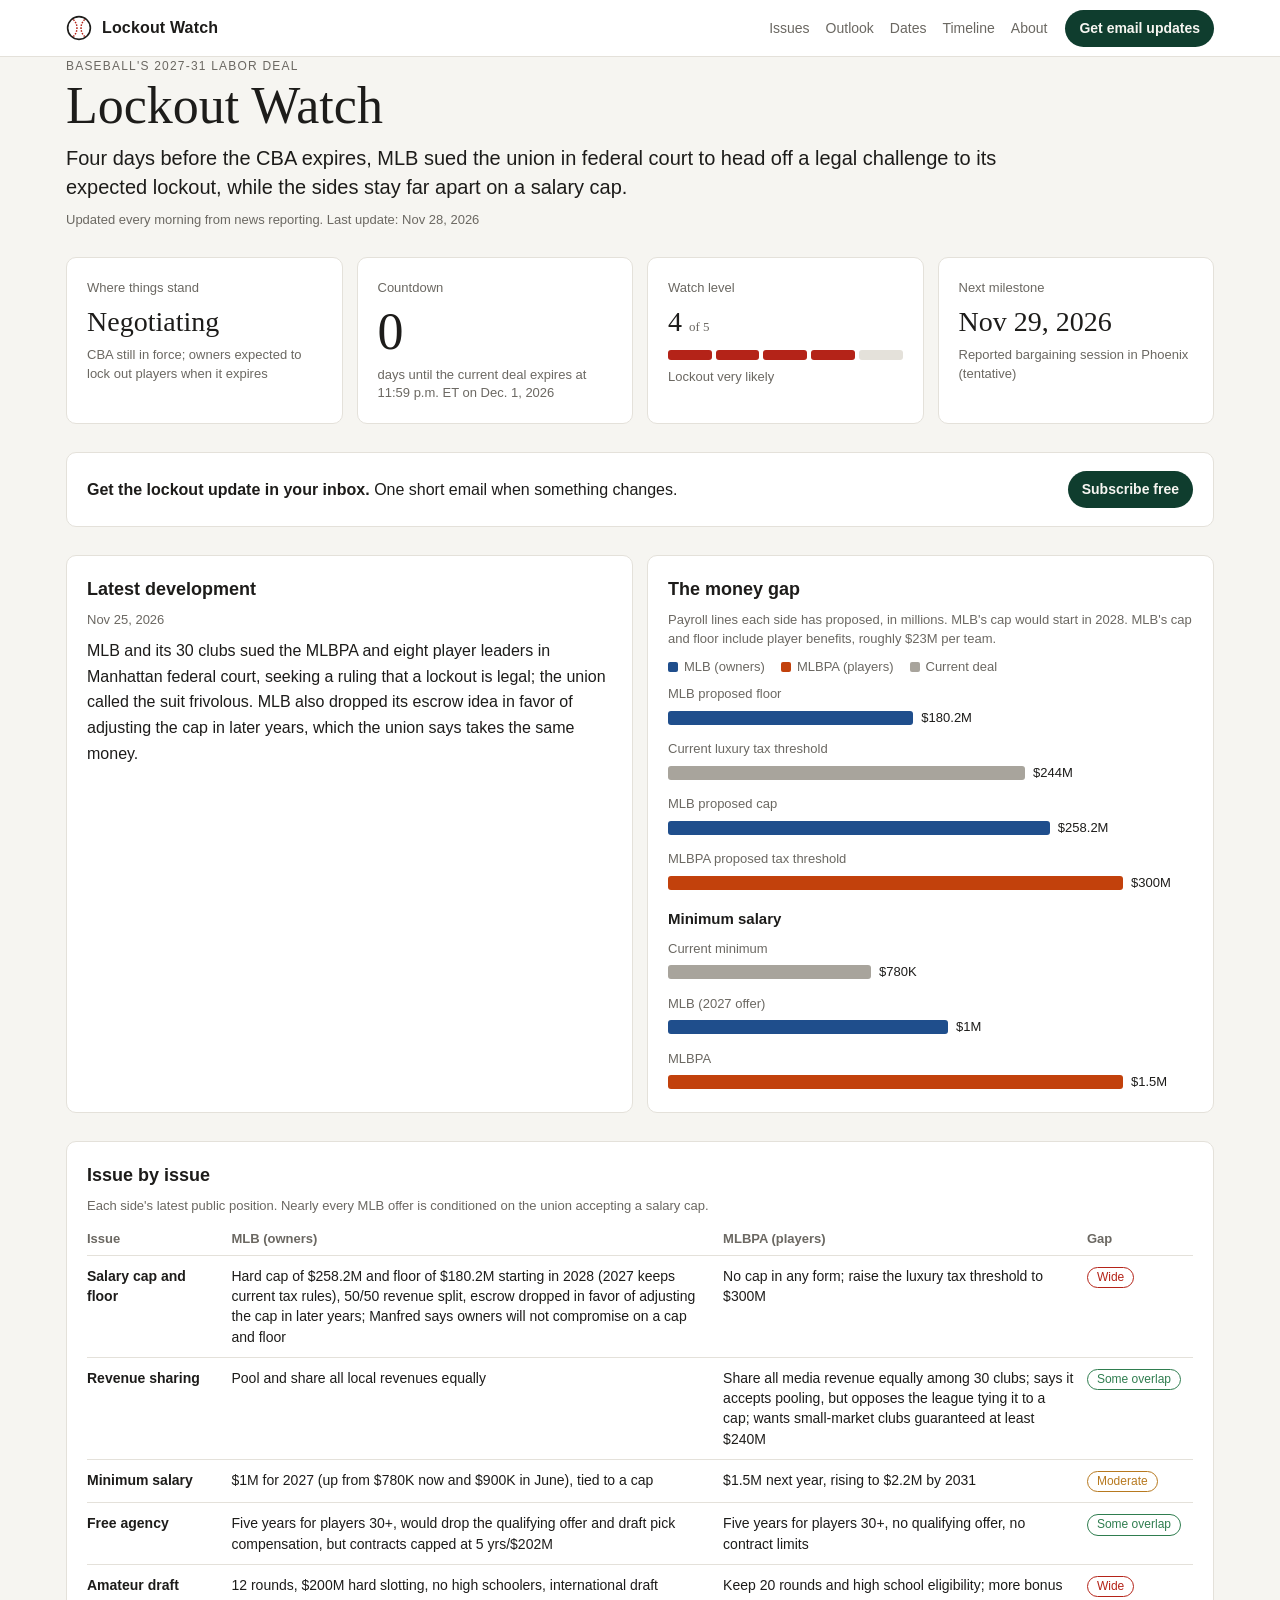
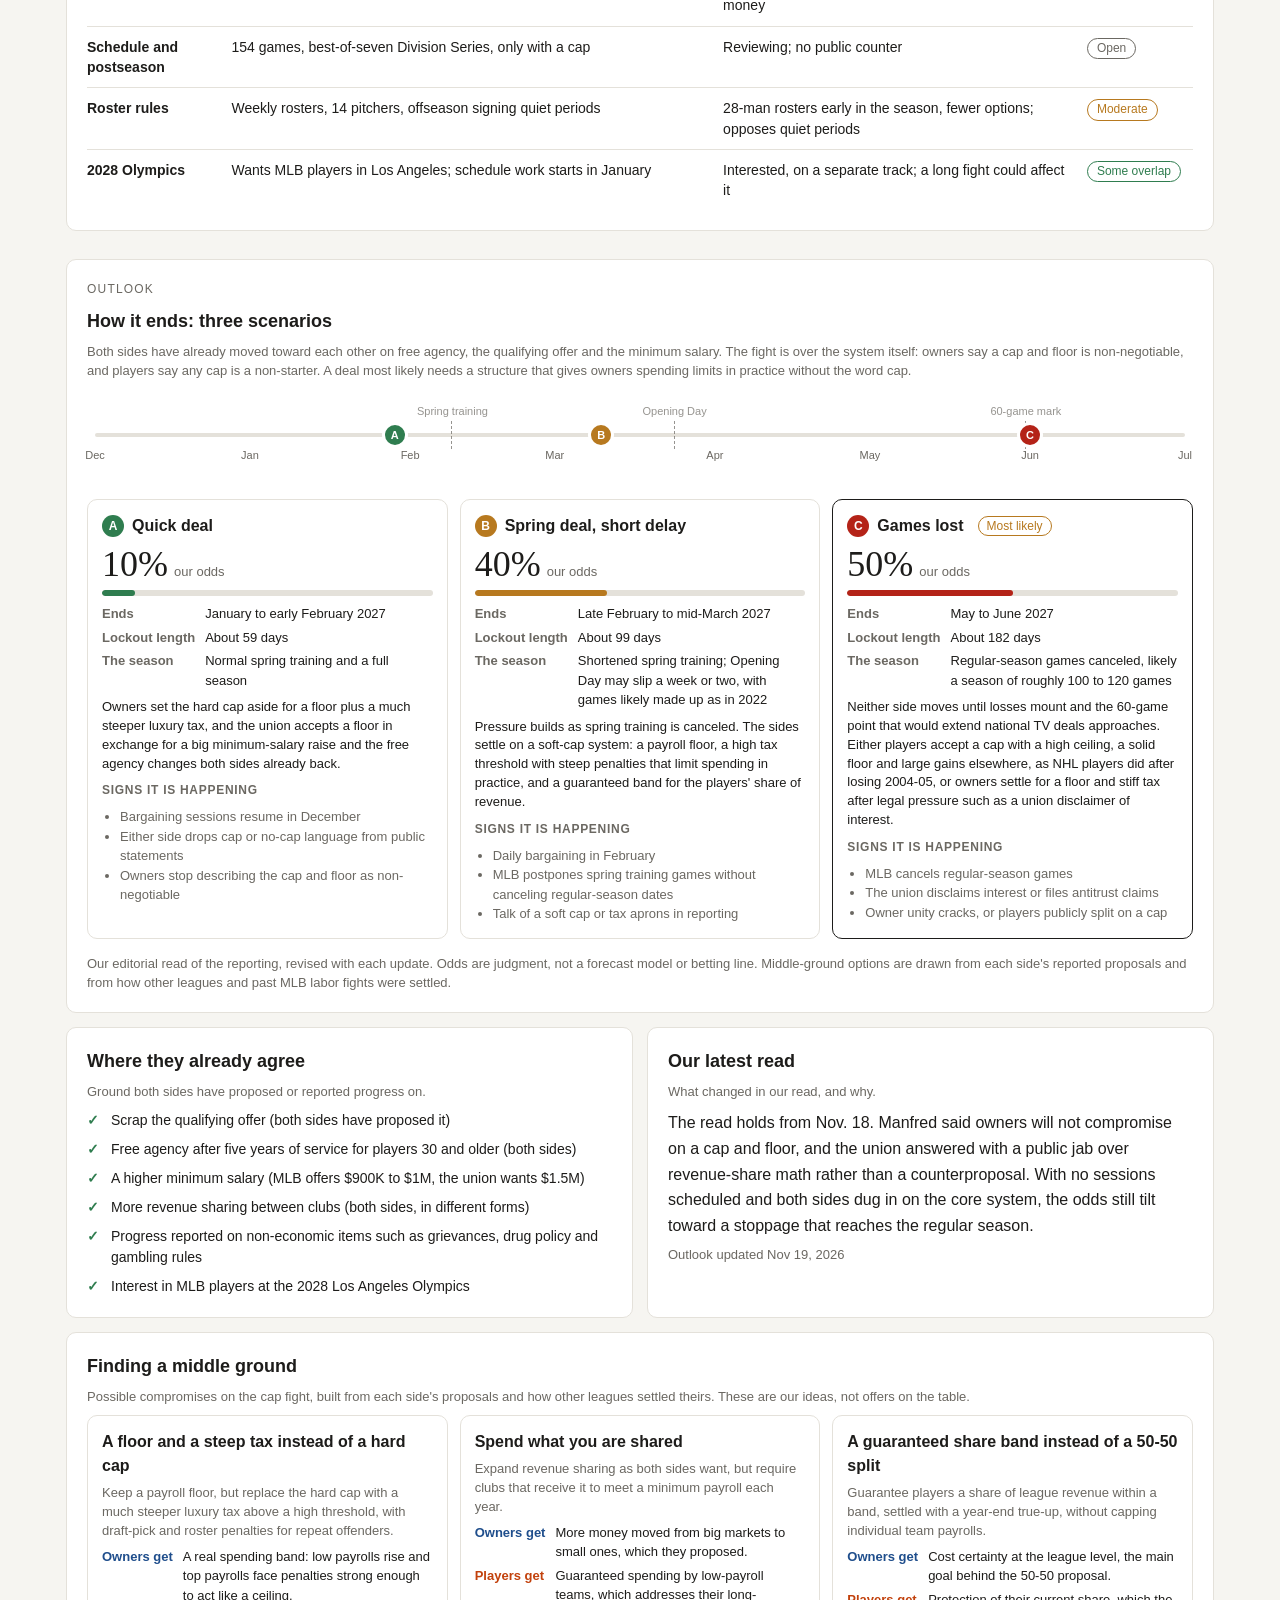
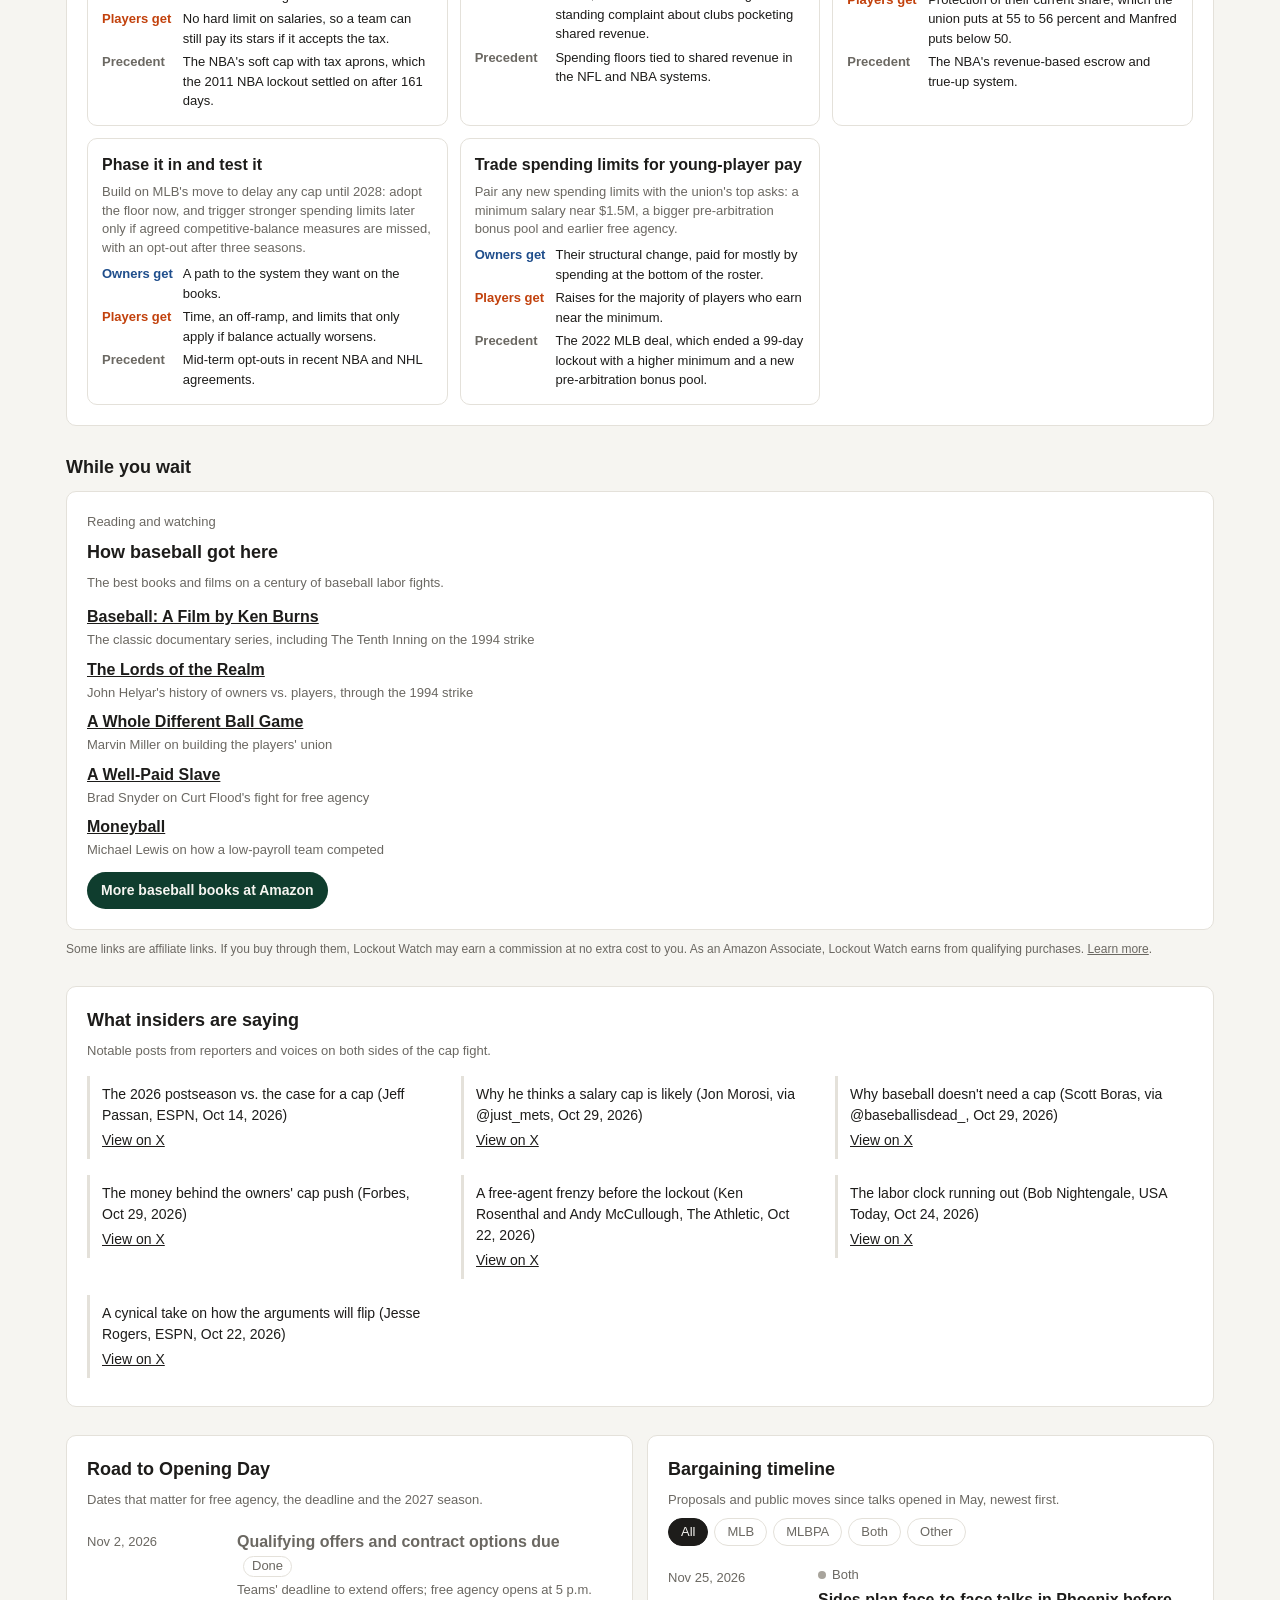
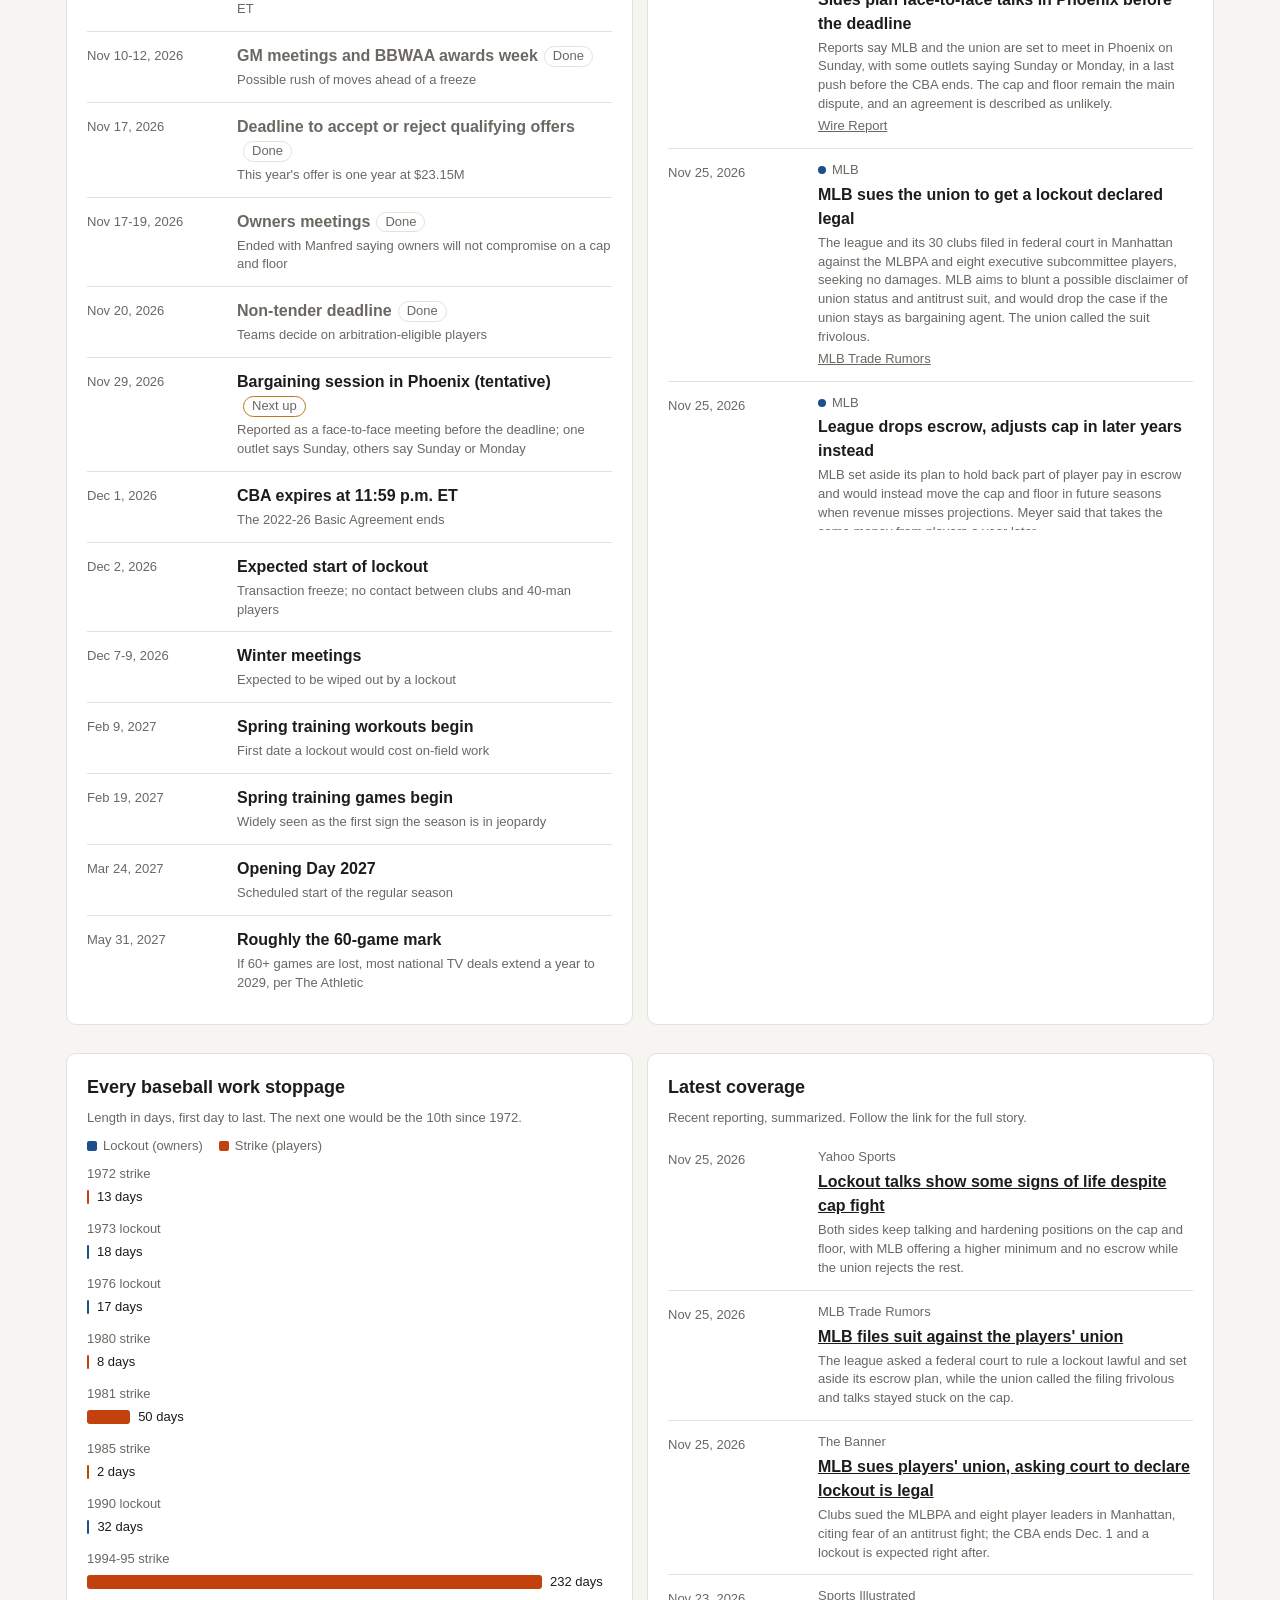
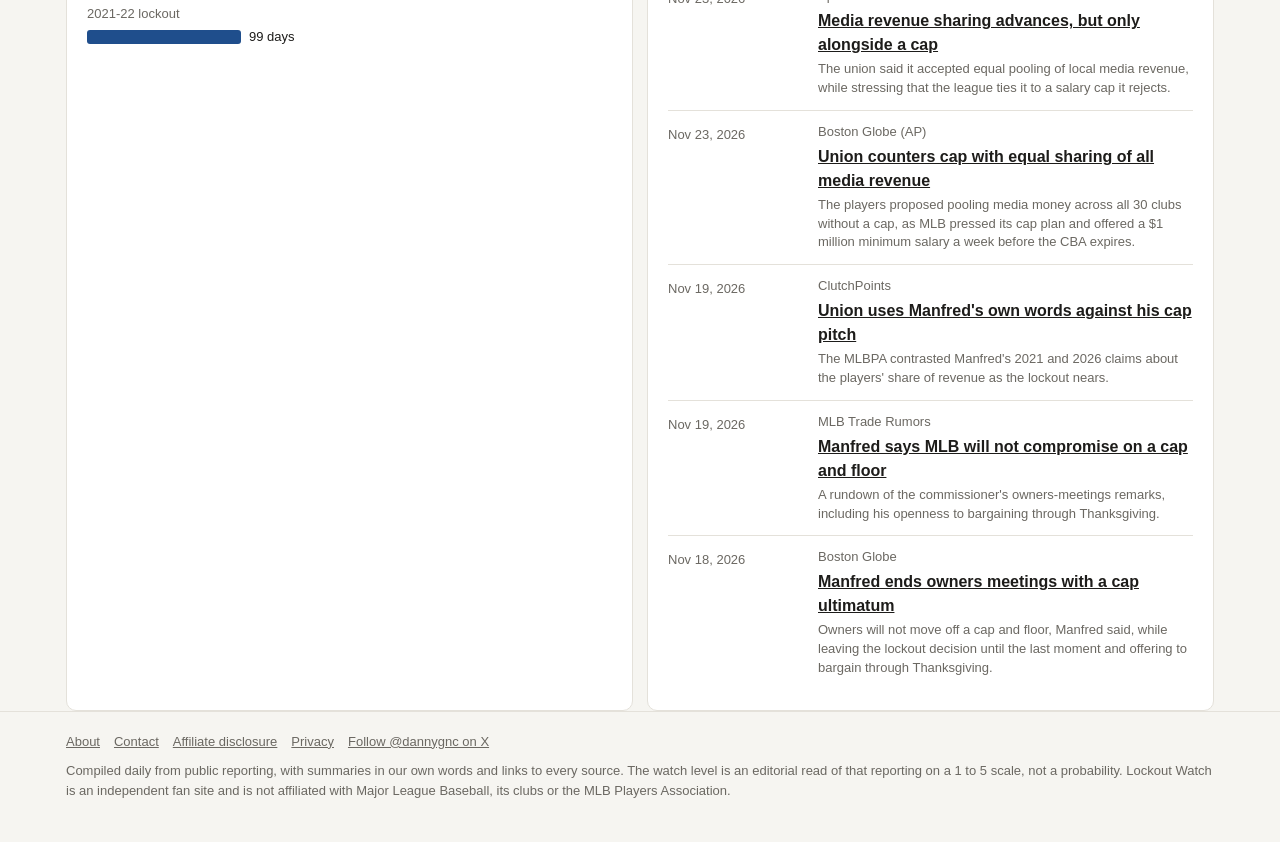
<file: index.html>
<!doctype html>
<html lang="en">
<head>
  <!-- Google tag (gtag.js) -->
  <script async src="https://www.googletagmanager.com/gtag/js?id=G-T5SCXRT3MH"></script>
  <script>
    window.dataLayer = window.dataLayer || [];
    function gtag(){dataLayer.push(arguments);}
    gtag('js', new Date());

    gtag('config', 'G-T5SCXRT3MH');
  </script>
  <!-- Impact affiliate tracking -->
  <script type="text/javascript">(function(i,m,p,a,c,t){c.ire_o=p;c[p]=c[p]||function(){(c[p].a=c[p].a||[]).push(arguments)};t=a.createElement(m);var z=a.getElementsByTagName(m)[0];t.async=1;t.src=i;z.parentNode.insertBefore(t,z)})('https://utt.impactcdn.com/P-A8070314-4a91-4a1f-8ec0-d27cc0d1df741.js','script','impactStat',document,window);impactStat('transformLinks');impactStat('trackImpression');</script>
  <meta charset="utf-8">
  <meta name="viewport" content="width=device-width, initial-scale=1">
  <title>Lockout Watch: MLB lockout tracker and CBA countdown</title>
  <meta name="description" content="Daily tracker for the 2026-27 baseball labor fight: countdown to the Dec. 1 CBA expiration, lockout status, salary cap proposals, key dates and the latest news.">
  <link rel="canonical" href="https://lockoutwatch.com/">
  <link rel="icon" href="/favicon.svg" type="image/svg+xml">
  <meta property="og:type" content="website">
  <meta property="og:title" content="Lockout Watch: is there going to be a baseball lockout?">
  <meta property="og:description" content="Countdown, status and every proposal in the 2026-27 baseball labor talks, updated daily.">
  <meta property="og:url" content="https://lockoutwatch.com/">
  <meta property="og:image" content="https://lockoutwatch.com/og.png">
  <meta property="og:image:width" content="1200">
  <meta property="og:image:height" content="630">
  <meta property="og:image:alt" content="Lockout Watch: where baseball's labor fight stands, updated every morning">
  <meta property="og:site_name" content="Lockout Watch">
  <meta name="twitter:card" content="summary_large_image">
  <meta name="twitter:creator" content="@dannygnc">
  <meta name="twitter:image" content="https://lockoutwatch.com/og.png">
  <link rel="apple-touch-icon" href="/apple-touch-icon.png">
  <link rel="stylesheet" href="/assets/style.css?v=202611190004">
  <script type="application/ld+json">
  {"@context":"https://schema.org","@type":"WebSite","name":"Lockout Watch","url":"https://lockoutwatch.com/","description":"Daily tracker for the 2026-27 baseball labor talks and expected lockout."}
  </script>
</head>
<body>
  <header class="topbar">
    <div class="wrap">
      <a class="brand" href="/">
        <svg viewBox="0 0 32 32" aria-hidden="true"><circle cx="16" cy="16" r="14" fill="none" stroke="currentColor" stroke-width="2"/><path d="M9 5.5c3 3 4.5 6.5 4.5 10.5S12 23.5 9 26.5M23 5.5c-3 3-4.5 6.5-4.5 10.5s1.5 7.5 4.5 10.5" fill="none" stroke="#b42318" stroke-width="1.8" stroke-dasharray="2 1.6"/></svg>
        Lockout Watch
      </a>
      <div class="topright">
        <nav class="nav" aria-label="Sections">
          <a href="#issues">Issues</a>
          <a href="#outlook">Outlook</a>
          <a href="#calendar">Dates</a>
          <a href="#timeline">Timeline</a>
          <a href="/about.html">About</a>
        </nav>
        <a class="btn" href="https://lockoutwatch.beehiiv.com/subscribe" target="_blank" rel="noopener" data-cta="subscribe_top">Get email updates</a>
      </div>
    </div>
  </header>

  <main class="wrap">
    <section aria-label="Summary">
      <p class="kicker">Baseball's 2027-31 labor deal</p>
      <h1>Lockout Watch</h1>
      <p class="lede skel" id="headline">Loading the latest status</p>
      <p class="asof">Updated every morning from news reporting. Last update: <span id="asof"></span></p>
    </section>

    <section class="tiles" aria-label="Current status">
      <div class="card">
        <p class="tile-label">Where things stand</p>
        <p class="bigword" id="phase"></p>
        <p class="small" id="phase_detail"></p>
      </div>
      <div class="card" id="tile-pre">
        <p class="tile-label">Countdown</p>
        <p class="big" id="days"></p>
        <p class="small">days until the current deal expires at 11:59 p.m. ET on Dec. 1, 2026</p>
      </div>
      <div class="card" id="tile-post" hidden>
        <p class="tile-label">Lockout clock</p>
        <p class="big" id="lockday"></p>
        <p class="small">days since the lockout began. The 2021-22 lockout lasted 99 days.</p>
      </div>
      <div class="card">
        <p class="tile-label">Watch level</p>
        <p class="bigword"><span id="level"></span> <span class="small">of 5</span></p>
        <div class="meter" id="meter" aria-hidden="true"><span></span><span></span><span></span><span></span><span></span></div>
        <p class="small" id="watch_label"></p>
      </div>
      <div class="card">
        <p class="tile-label">Next milestone</p>
        <p class="bigword" id="next_date"></p>
        <p class="small" id="next_event"></p>
      </div>
    </section>

    <div class="signup" id="signup" hidden>
      <p><b>Get the lockout update in your inbox.</b> One short email when something changes.</p>
      <a class="btn" id="signup-link" href="#" target="_blank" rel="noopener" data-cta="subscribe_bar">Subscribe free</a>
    </div>

    <section class="grid">
      <div class="card">
        <h2>Latest development</h2>
        <p class="small" id="latest_date"></p>
        <p class="latest" id="latest"></p>
      </div>
      <div class="card" id="money">
        <h2>The money gap</h2>
        <p class="note">Payroll lines each side has proposed, in millions. MLB's cap would start in 2028. MLB's cap and floor include player benefits, roughly $23M per team.</p>
        <ul class="legend">
          <li><i class="sw" style="background:var(--mlb)"></i>MLB (owners)</li>
          <li><i class="sw" style="background:var(--mlbpa)"></i>MLBPA (players)</li>
          <li><i class="sw" style="background:var(--neutral)"></i>Current deal</li>
        </ul>
        <div class="bars" id="payroll"></div>
        <h3>Minimum salary</h3>
        <div class="bars" id="minimum"></div>
      </div>
    </section>

    <section class="card" id="issues">
      <h2>Issue by issue</h2>
      <p class="note">Each side's latest public position. Nearly every MLB offer is conditioned on the union accepting a salary cap.</p>
      <div class="tablewrap">
        <table>
          <thead><tr><th>Issue</th><th>MLB (owners)</th><th>MLBPA (players)</th><th>Gap</th></tr></thead>
          <tbody id="issues-body"></tbody>
        </table>
      </div>
    </section>

    <section class="outlook" id="outlook" aria-label="Outlook">
      <div class="card">
        <p class="kicker">Outlook</p>
        <h2>How it ends: three scenarios</h2>
        <p class="note" id="outlook-summary"></p>
        <div class="track" id="outlook-track" aria-hidden="true"></div>
        <div class="scenarios" id="scenarios"></div>
        <p class="note" id="outlook-method"></p>
      </div>
      <div class="grid">
        <div class="card">
          <h2>Where they already agree</h2>
          <p class="note">Ground both sides have proposed or reported progress on.</p>
          <ul class="checks" id="common"></ul>
        </div>
        <div class="card">
          <h2>Our latest read</h2>
          <p class="note">What changed in our read, and why.</p>
          <p class="latest" id="outlook-reason"></p>
          <p class="small">Outlook updated <span id="outlook-asof"></span></p>
        </div>
      </div>
      <div class="card">
        <h2>Finding a middle ground</h2>
        <p class="note">Possible compromises on the cap fight, built from each side's proposals and how other leagues settled theirs. These are our ideas, not offers on the table.</p>
        <div class="middle" id="middle"></div>
      </div>
    </section>

    <section aria-label="While you wait" id="offers-wrap" hidden>
      <h2 style="margin-bottom:10px">While you wait</h2>
      <div class="offers" id="offers"></div>
      <p class="disclose" style="margin-top:10px">Some links are affiliate links. If you buy through them, Lockout Watch may earn a commission at no extra cost to you. As an Amazon Associate, Lockout Watch earns from qualifying purchases. <a href="/about.html#disclosure">Learn more</a>.</p>
    </section>

    <section class="card" id="insiders">
      <h2>What insiders are saying</h2>
      <p class="note">Notable posts from reporters and voices on both sides of the cap fight.</p>
      <div class="scroll xposts" id="xposts"></div>
    </section>

    <section class="grid" id="calendar">
      <div class="card">
        <h2>Road to Opening Day</h2>
        <p class="note">Dates that matter for free agency, the deadline and the 2027 season.</p>
        <ol class="list" id="dates"></ol>
      </div>
      <div class="card" id="timeline">
        <h2>Bargaining timeline</h2>
        <p class="note">Proposals and public moves since talks opened in May, newest first.</p>
        <div class="filters" role="group" aria-label="Filter by side">
          <button type="button" data-side="All" aria-pressed="true">All</button>
          <button type="button" data-side="MLB" aria-pressed="false">MLB</button>
          <button type="button" data-side="MLBPA" aria-pressed="false">MLBPA</button>
          <button type="button" data-side="Both" aria-pressed="false">Both</button>
          <button type="button" data-side="Other" aria-pressed="false">Other</button>
        </div>
        <div class="scroll"><ol class="list" id="timeline-list"></ol></div>
      </div>
    </section>

    <section class="grid">
      <div class="card">
        <h2>Every baseball work stoppage</h2>
        <p class="note">Length in days, first day to last. The next one would be the 10th since 1972.</p>
        <ul class="legend">
          <li><i class="sw" style="background:var(--mlb)"></i>Lockout (owners)</li>
          <li><i class="sw" style="background:var(--mlbpa)"></i>Strike (players)</li>
        </ul>
        <div class="bars" id="stoppages"></div>
      </div>
      <div class="card" id="coverage">
        <h2>Latest coverage</h2>
        <p class="note">Recent reporting, summarized. Follow the link for the full story.</p>
        <ol class="list" id="news"></ol>
      </div>
    </section>
  </main>

  <footer>
    <div class="wrap">
      <div class="links"><a href="/about.html">About</a><a href="/about.html#contact">Contact</a><a href="/about.html#disclosure">Affiliate disclosure</a><a href="/about.html#privacy">Privacy</a><a href="https://x.com/dannygnc" target="_blank" rel="noopener">Follow @dannygnc on X</a></div>
      Compiled daily from public reporting, with summaries in our own words and links to every source. The watch level is an editorial read of that reporting on a 1 to 5 scale, not a probability. Lockout Watch is an independent fan site and is not affiliated with Major League Baseball, its clubs or the MLB Players Association.
    </div>
  </footer>

  <script src="/assets/app.js?v=202611190004"></script>
  <script>document.addEventListener('click',function(e){var a=e.target.closest&&e.target.closest('[data-cta]');if(a&&typeof gtag==='function')gtag('event','newsletter_click',{location:a.getAttribute('data-cta')});});</script>
</body>
</html>
</file>
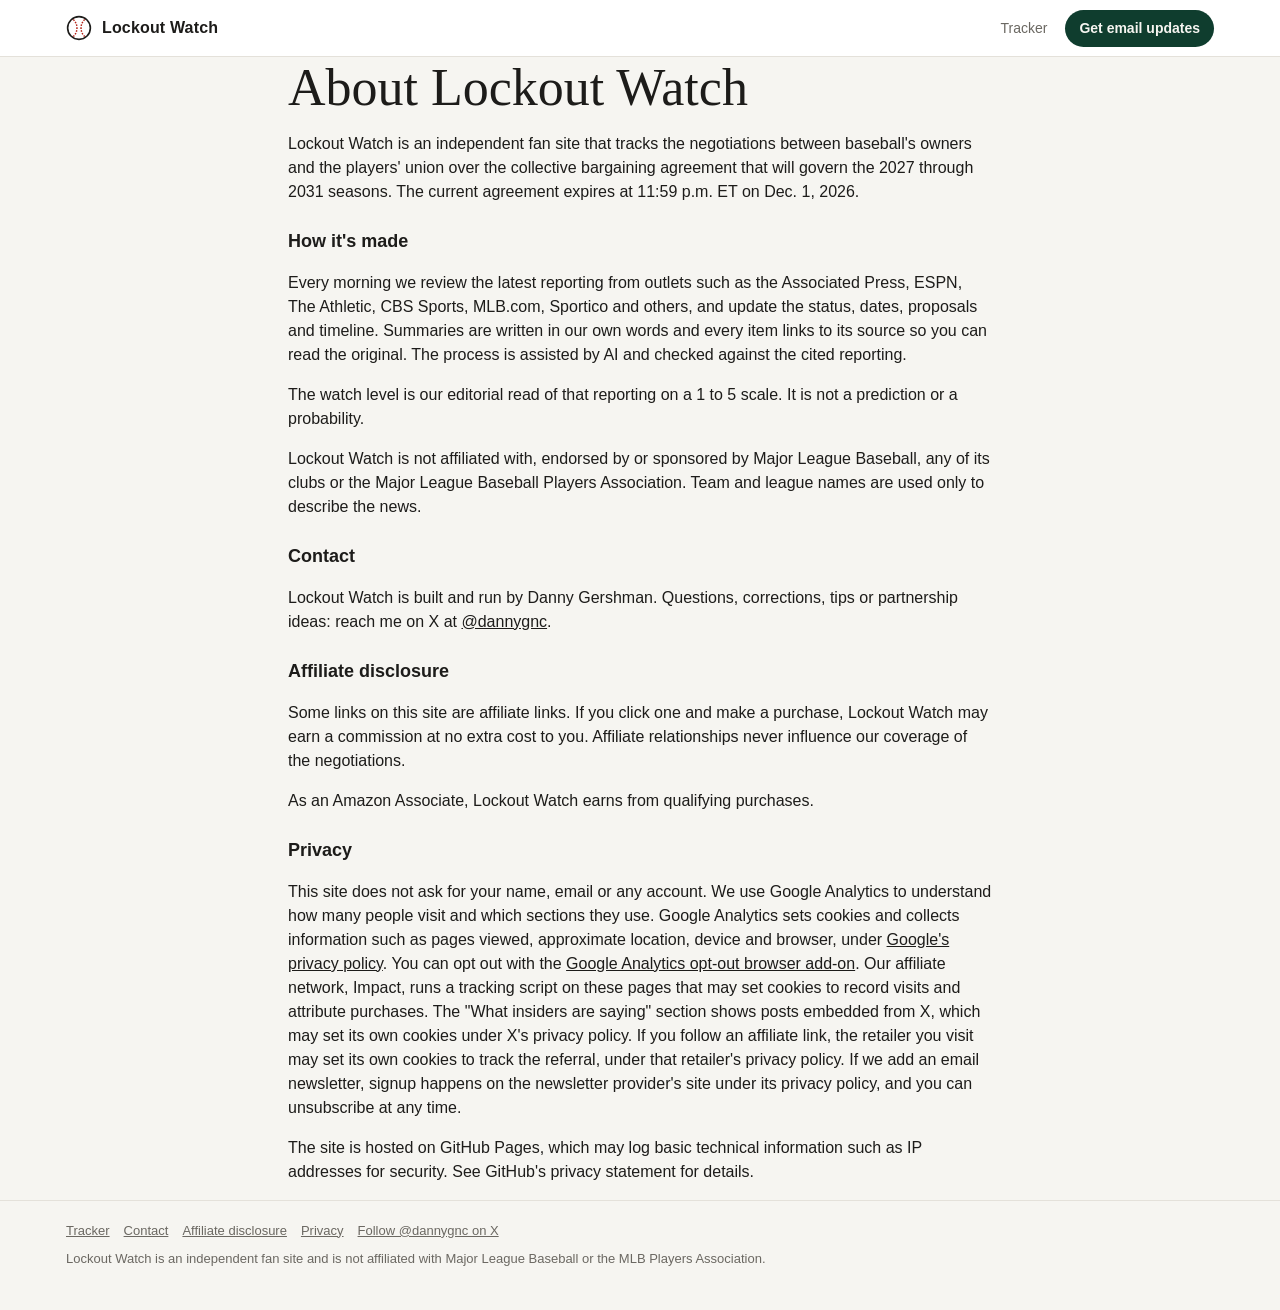
<file: about.html>
<!doctype html>
<html lang="en">
<head>
  <!-- Google tag (gtag.js) -->
  <script async src="https://www.googletagmanager.com/gtag/js?id=G-T5SCXRT3MH"></script>
  <script>
    window.dataLayer = window.dataLayer || [];
    function gtag(){dataLayer.push(arguments);}
    gtag('js', new Date());

    gtag('config', 'G-T5SCXRT3MH');
  </script>
  <!-- Impact affiliate tracking -->
  <script type="text/javascript">(function(i,m,p,a,c,t){c.ire_o=p;c[p]=c[p]||function(){(c[p].a=c[p].a||[]).push(arguments)};t=a.createElement(m);var z=a.getElementsByTagName(m)[0];t.async=1;t.src=i;z.parentNode.insertBefore(t,z)})('https://utt.impactcdn.com/P-A8070314-4a91-4a1f-8ec0-d27cc0d1df741.js','script','impactStat',document,window);impactStat('transformLinks');impactStat('trackImpression');</script>
  <meta charset="utf-8">
  <meta name="viewport" content="width=device-width, initial-scale=1">
  <title>About Lockout Watch</title>
  <meta name="description" content="How Lockout Watch tracks the 2026-27 baseball labor talks, our affiliate disclosure and privacy policy.">
  <link rel="canonical" href="https://lockoutwatch.com/about.html">
  <link rel="icon" href="/favicon.svg" type="image/svg+xml">
  <meta property="og:title" content="About Lockout Watch">
  <meta property="og:url" content="https://lockoutwatch.com/about.html">
  <meta property="og:image" content="https://lockoutwatch.com/og.png">
  <meta property="og:image:width" content="1200">
  <meta property="og:image:height" content="630">
  <meta property="og:image:alt" content="Lockout Watch: where baseball's labor fight stands, updated every morning">
  <meta property="og:site_name" content="Lockout Watch">
  <meta name="twitter:card" content="summary_large_image">
  <meta name="twitter:creator" content="@dannygnc">
  <meta name="twitter:image" content="https://lockoutwatch.com/og.png">
  <link rel="apple-touch-icon" href="/apple-touch-icon.png">
  <link rel="stylesheet" href="/assets/style.css?v=202611190004">
</head>
<body>
  <header class="topbar">
    <div class="wrap">
      <a class="brand" href="/">
        <svg viewBox="0 0 32 32" aria-hidden="true"><circle cx="16" cy="16" r="14" fill="none" stroke="currentColor" stroke-width="2"/><path d="M9 5.5c3 3 4.5 6.5 4.5 10.5S12 23.5 9 26.5M23 5.5c-3 3-4.5 6.5-4.5 10.5s1.5 7.5 4.5 10.5" fill="none" stroke="#b42318" stroke-width="1.8" stroke-dasharray="2 1.6"/></svg>
        Lockout Watch
      </a>
      <div class="topright">
        <nav class="nav"><a href="/">Tracker</a></nav>
        <a class="btn" href="https://lockoutwatch.beehiiv.com/subscribe" target="_blank" rel="noopener" data-cta="subscribe_top">Get email updates</a>
      </div>
    </div>
  </header>
  <main class="wrap prose">
    <section>
      <h1>About Lockout Watch</h1>
      <p>Lockout Watch is an independent fan site that tracks the negotiations between baseball's owners and the players' union over the collective bargaining agreement that will govern the 2027 through 2031 seasons. The current agreement expires at 11:59 p.m. ET on Dec. 1, 2026.</p>
      <h2>How it's made</h2>
      <p>Every morning we review the latest reporting from outlets such as the Associated Press, ESPN, The Athletic, CBS Sports, MLB.com, Sportico and others, and update the status, dates, proposals and timeline. Summaries are written in our own words and every item links to its source so you can read the original. The process is assisted by AI and checked against the cited reporting.</p>
      <p>The watch level is our editorial read of that reporting on a 1 to 5 scale. It is not a prediction or a probability.</p>
      <p>Lockout Watch is not affiliated with, endorsed by or sponsored by Major League Baseball, any of its clubs or the Major League Baseball Players Association. Team and league names are used only to describe the news.</p>

      <h2 id="contact">Contact</h2>
      <p>Lockout Watch is built and run by Danny Gershman. Questions, corrections, tips or partnership ideas: reach me on X at <a href="https://x.com/dannygnc" target="_blank" rel="noopener">@dannygnc</a>.</p>

      <h2 id="disclosure">Affiliate disclosure</h2>
      <p>Some links on this site are affiliate links. If you click one and make a purchase, Lockout Watch may earn a commission at no extra cost to you. Affiliate relationships never influence our coverage of the negotiations.</p>
      <p>As an Amazon Associate, Lockout Watch earns from qualifying purchases.</p>

      <h2 id="privacy">Privacy</h2>
      <p>This site does not ask for your name, email or any account. We use Google Analytics to understand how many people visit and which sections they use. Google Analytics sets cookies and collects information such as pages viewed, approximate location, device and browser, under <a href="https://policies.google.com/privacy">Google's privacy policy</a>. You can opt out with the <a href="https://tools.google.com/dlpage/gaoptout">Google Analytics opt-out browser add-on</a>. Our affiliate network, Impact, runs a tracking script on these pages that may set cookies to record visits and attribute purchases. The "What insiders are saying" section shows posts embedded from X, which may set its own cookies under X's privacy policy. If you follow an affiliate link, the retailer you visit may set its own cookies to track the referral, under that retailer's privacy policy. If we add an email newsletter, signup happens on the newsletter provider's site under its privacy policy, and you can unsubscribe at any time.</p>
      <p>The site is hosted on GitHub Pages, which may log basic technical information such as IP addresses for security. See GitHub's privacy statement for details.</p>
    </section>
  </main>
  <footer>
    <div class="wrap">
      <div class="links"><a href="/">Tracker</a><a href="#contact">Contact</a><a href="#disclosure">Affiliate disclosure</a><a href="#privacy">Privacy</a><a href="https://x.com/dannygnc" target="_blank" rel="noopener">Follow @dannygnc on X</a></div>
      Lockout Watch is an independent fan site and is not affiliated with Major League Baseball or the MLB Players Association.
    </div>
  </footer>
  <script>document.addEventListener('click',function(e){var a=e.target.closest&&e.target.closest('[data-cta]');if(a&&typeof gtag==='function')gtag('event','newsletter_click',{location:a.getAttribute('data-cta')});});</script>
</body>
</html>
</file>
<file: assets/style.css>
:root {
  --bg: #f6f5f1;
  --panel: #ffffff;
  --fg: #1d1c1a;
  --muted: #6b6862;
  --line: #e4e1da;
  --mlb: #1f4e8c;
  --mlbpa: #c2410c;
  --neutral: #a8a49c;
  --ok: #2f7d4f;
  --warn: #b7791f;
  --bad: #b42318;
  --accent: #0f3d2e;
  --radius: 10px;
  --serif: Georgia, "Iowan Old Style", "Times New Roman", serif;
  --sans: -apple-system, BlinkMacSystemFont, "Segoe UI", Inter, Roboto, Helvetica, Arial, sans-serif;
  color-scheme: light dark;
}
@media (prefers-color-scheme: dark) {
  :root {
    --bg: #141412;
    --panel: #1d1d1a;
    --fg: #eeece6;
    --muted: #a19d94;
    --line: #34332e;
    --mlb: #6ea0e6;
    --mlbpa: #f0864a;
    --neutral: #6f6c66;
    --ok: #5fbf85;
    --warn: #e0a84a;
    --bad: #f07067;
    --accent: #9fd4bd;
  }
}
* { box-sizing: border-box; }
html { -webkit-text-size-adjust: 100%; }
body { margin: 0; background: var(--bg); color: var(--fg); font-family: var(--sans); font-size: 16px; line-height: 1.5; }
a { color: inherit; }
.wrap { max-width: 1180px; margin: 0 auto; padding: 0 16px; }
.topbar { border-bottom: 1px solid var(--line); background: var(--panel); }
.topbar .wrap { display: flex; align-items: center; justify-content: space-between; gap: 12px; min-height: 56px; }
.brand { display: flex; align-items: center; gap: 10px; text-decoration: none; font-weight: 600; letter-spacing: .01em; }
.brand svg { width: 26px; height: 26px; }
.nav { display: flex; gap: 16px; font-size: 14px; color: var(--muted); }
.nav a { text-decoration: none; }
.nav a:hover { color: var(--fg); }
.btn { display: inline-block; text-decoration: none; background: var(--accent); color: var(--bg); padding: 8px 14px; border-radius: 999px; font-size: 14px; font-weight: 600; border: 0; cursor: pointer; }
.btn.ghost { background: transparent; color: var(--fg); border: 1px solid var(--line); }
main { display: flex; flex-direction: column; gap: 28px; padding: 28px 0 40px; }
.kicker { font-size: 12px; text-transform: uppercase; letter-spacing: .1em; color: var(--muted); margin: 0; }
h1 { font-family: var(--serif); font-weight: 400; font-size: clamp(34px, 6vw, 52px); line-height: 1.05; margin: 4px 0 0; }
.lede { font-size: clamp(17px, 2.2vw, 20px); line-height: 1.45; margin: 10px 0 0; max-width: 60rem; }
.asof { font-size: 13px; color: var(--muted); margin: 8px 0 0; }
.tiles { display: grid; grid-template-columns: repeat(auto-fit, minmax(min(100%, 15rem), 1fr)); gap: 14px; }
.card { background: var(--panel); border: 1px solid var(--line); border-radius: var(--radius); padding: 20px; display: flex; flex-direction: column; gap: 8px; min-width: 0; }
.tile-label { font-size: 13px; color: var(--muted); margin: 0; }
.big { font-family: var(--serif); font-size: 52px; line-height: 1; margin: 0; font-variant-numeric: tabular-nums; }
.bigword { font-family: var(--serif); font-size: 28px; line-height: 1.15; margin: 0; }
.small { font-size: 13px; color: var(--muted); margin: 0; line-height: 1.45; }
.meter { display: flex; gap: 4px; height: 10px; margin-top: 4px; }
.meter span { flex: 1; border-radius: 3px; background: var(--line); }
.meter span.on-ok { background: var(--ok); }
.meter span.on-warn { background: var(--warn); }
.meter span.on-bad { background: var(--bad); }
.grid { display: grid; grid-template-columns: repeat(auto-fit, minmax(min(100%, 22rem), 1fr)); gap: 14px; }
h2 { font-size: 18px; font-weight: 600; margin: 0; }
h3 { font-size: 15px; font-weight: 600; margin: 8px 0 0; }
.note { font-size: 13px; color: var(--muted); margin: 0; line-height: 1.45; }
.latest { margin: 0; line-height: 1.6; }
.legend { display: flex; flex-wrap: wrap; gap: 6px 16px; font-size: 13px; color: var(--muted); margin: 0; padding: 0; list-style: none; }
.legend li { display: flex; align-items: center; gap: 6px; }
.sw { width: 10px; height: 10px; border-radius: 2px; display: inline-block; }
.bars { display: flex; flex-direction: column; gap: 12px; }
.bar-row { display: flex; flex-direction: column; gap: 4px; }
.bar-lab { font-size: 13px; color: var(--muted); }
.bar-track { display: flex; align-items: center; gap: 8px; }
.bar { height: 14px; border-radius: 3px; min-width: 2px; }
.bar-val { font-size: 13px; font-variant-numeric: tabular-nums; white-space: nowrap; }
.tablewrap { overflow-x: auto; }
table { width: 100%; border-collapse: collapse; font-size: 14px; line-height: 1.45; }
th { text-align: left; font-weight: 600; color: var(--muted); font-size: 13px; padding: 6px 12px 6px 0; border-bottom: 1px solid var(--line); }
td { vertical-align: top; padding: 10px 12px 10px 0; border-bottom: 1px solid var(--line); }
td:first-child { font-weight: 600; min-width: 8rem; }
tr:last-child td { border-bottom: 0; }
.pill { display: inline-block; white-space: nowrap; border: 1px solid currentColor; border-radius: 999px; padding: 1px 9px; font-size: 12px; }
.g-wide { color: var(--bad); } .g-moderate { color: var(--warn); } .g-overlap { color: var(--ok); } .g-open { color: var(--muted); } .g-agreed { color: var(--ok); }
.list { list-style: none; margin: 0; padding: 0; }
.list > li { display: grid; grid-template-columns: minmax(6.5rem, 8.5rem) 1fr; gap: 6px 14px; padding: 12px 0; border-bottom: 1px solid var(--line); }
.list > li:last-child { border-bottom: 0; }
.when { font-size: 13px; color: var(--muted); font-variant-numeric: tabular-nums; padding-top: 2px; }
.what { display: flex; flex-direction: column; gap: 3px; min-width: 0; }
.what b { font-weight: 600; }
.what span, .what a.src { font-size: 13px; color: var(--muted); line-height: 1.45; }
.badge { display: inline-block; margin-left: 6px; font-size: 12px; font-weight: 500; border-radius: 999px; padding: 0 8px; border: 1px solid var(--warn); color: var(--warn); vertical-align: 1px; }
.badge.done { border-color: var(--line); color: var(--muted); }
li.is-done b { color: var(--muted); }
.chip { display: inline-flex; align-items: center; gap: 6px; font-size: 12px; color: var(--muted); }
.chip i { width: 8px; height: 8px; border-radius: 50%; display: inline-block; }
.filters { display: flex; flex-wrap: wrap; gap: 6px; }
.filters button { font: inherit; font-size: 13px; background: transparent; color: var(--muted); border: 1px solid var(--line); border-radius: 999px; padding: 3px 12px; cursor: pointer; }
.filters button[aria-pressed="true"] { background: var(--fg); color: var(--bg); border-color: var(--fg); }
.scroll { max-height: 36rem; overflow: auto; }
.offers { display: grid; grid-template-columns: repeat(auto-fit, minmax(min(100%, 16rem), 1fr)); gap: 14px; }
.offer .btn { align-self: flex-start; margin-top: 4px; }
.disclose { font-size: 12px; color: var(--muted); margin: 0; }
.signup { display: flex; flex-wrap: wrap; align-items: center; justify-content: space-between; gap: 12px; background: var(--panel); border: 1px solid var(--line); border-radius: var(--radius); padding: 18px 20px; }
.signup p { margin: 0; }
footer { border-top: 1px solid var(--line); padding: 20px 0 40px; font-size: 13px; color: var(--muted); line-height: 1.6; }
footer .links { display: flex; flex-wrap: wrap; gap: 14px; margin-bottom: 8px; }
.prose { max-width: 46rem; }
.prose h1 { margin-bottom: 12px; }
.prose h2 { margin-top: 24px; }
.skel { color: transparent; background: var(--line); border-radius: 6px; min-height: 1em; }
[hidden] { display: none !important; }

.topright { display: flex; align-items: center; gap: 18px; }
.topbar .btn { white-space: nowrap; }
@media (max-width: 640px) {
  .topright .nav { display: none; }
  .topbar .btn { padding: 7px 12px; font-size: 13px; }
}

.picks { list-style: none; margin: 4px 0 0; padding: 0; display: flex; flex-direction: column; gap: 8px; }
.picks li { display: flex; flex-direction: column; gap: 1px; }
.picks a { font-weight: 600; }
.picks span { font-size: 13px; color: var(--muted); }

.xposts { display: grid; grid-template-columns: repeat(auto-fill, minmax(min(100%, 340px), 1fr)); gap: 0 16px; align-items: start; max-height: 44rem; }
.xposts .twitter-tweet { margin: 8px 0 !important; }
.xposts blockquote.twitter-tweet { border-left: 3px solid var(--line); margin: 8px 0; padding: 8px 12px; font-size: 14px; }
.xposts blockquote.twitter-tweet p { margin: 0 0 4px; }

/* Outlook */
.outlook { display: flex; flex-direction: column; gap: 14px; }
.outlook .kicker { margin-bottom: 2px; }
.track { position: relative; height: 74px; margin: 14px 8px 6px; }
.track-line { position: absolute; left: 0; right: 0; top: 30px; height: 4px; border-radius: 2px; background: var(--line); }
.track-month { position: absolute; top: 44px; transform: translateX(-50%); font-size: 11px; color: var(--muted); }
.track-ref { position: absolute; top: 18px; height: 28px; border-left: 1px dashed var(--muted); opacity: .7; }
.track-ref-label { position: absolute; top: -18px; left: 0; transform: translateX(-50%); white-space: nowrap; font-size: 11px; color: var(--muted); }
.track-mark { position: absolute; top: 22px; width: 20px; height: 20px; margin-left: -10px; border-radius: 50%; color: #fff; font-size: 11px; font-weight: 700; display: flex; align-items: center; justify-content: center; box-shadow: 0 0 0 3px var(--panel); }
.scenarios { display: grid; grid-template-columns: repeat(auto-fit, minmax(min(100%, 17rem), 1fr)); gap: 12px; margin: 8px 0; }
.scen { border: 1px solid var(--line); border-radius: var(--radius); padding: 14px; display: flex; flex-direction: column; gap: 8px; }
.scen-top { border-color: var(--fg); }
.scen-head { display: flex; align-items: center; gap: 8px; flex-wrap: wrap; }
.scen-badge { width: 22px; height: 22px; border-radius: 50%; color: #fff; font-size: 12px; font-weight: 700; display: inline-flex; align-items: center; justify-content: center; }
.scen-odds { display: flex; align-items: baseline; gap: 6px; }
.scen-pct { font-family: var(--serif); font-size: 36px; line-height: 1; font-variant-numeric: tabular-nums; }
.scen-bar { height: 6px; border-radius: 3px; background: var(--line); overflow: hidden; }
.scen-bar i { display: block; height: 100%; border-radius: 3px; }
.scen-facts, .mid-facts { display: grid; grid-template-columns: auto 1fr; gap: 4px 10px; margin: 0; font-size: 13px; }
.scen-facts dt, .mid-facts dt { color: var(--muted); font-weight: 600; }
.scen-facts dd, .mid-facts dd { margin: 0; }
.scen-how { color: var(--fg); }
.scen-sig-h { margin: 0; font-size: 12px; font-weight: 600; text-transform: uppercase; letter-spacing: .06em; color: var(--muted); }
.scen-sig { margin: 0; padding-left: 18px; font-size: 13px; color: var(--muted); }
.checks { list-style: none; margin: 0; padding: 0; display: flex; flex-direction: column; gap: 8px; font-size: 14px; }
.checks li { padding-left: 24px; position: relative; }
.checks li::before { content: "\2713"; position: absolute; left: 0; color: var(--ok); font-weight: 700; }
.middle { display: grid; grid-template-columns: repeat(auto-fit, minmax(min(100%, 19rem), 1fr)); gap: 12px; }
.mid { border: 1px solid var(--line); border-radius: var(--radius); padding: 14px; display: flex; flex-direction: column; gap: 6px; }
.mid .small { margin: 0; }
@media (max-width: 560px) { .track-ref-label { display: none; } .track-month { font-size: 10px; } }
</file>
